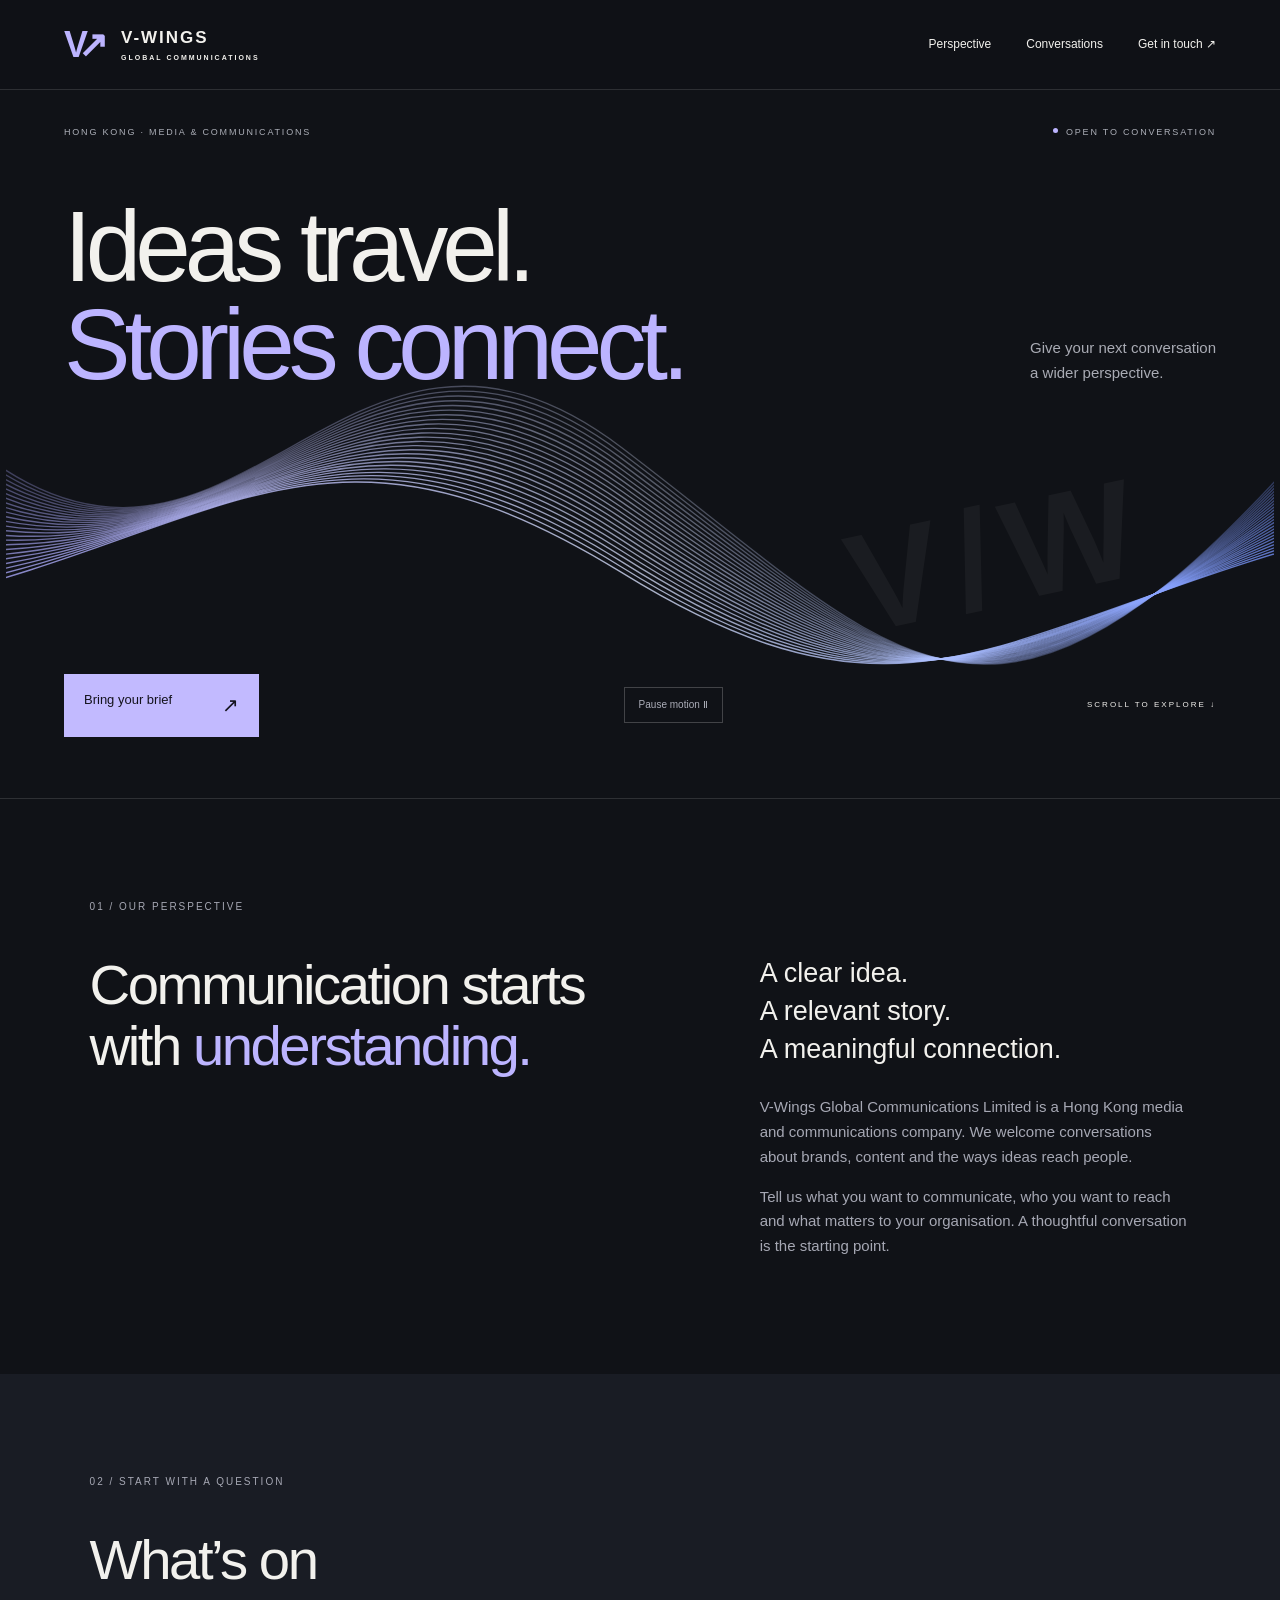
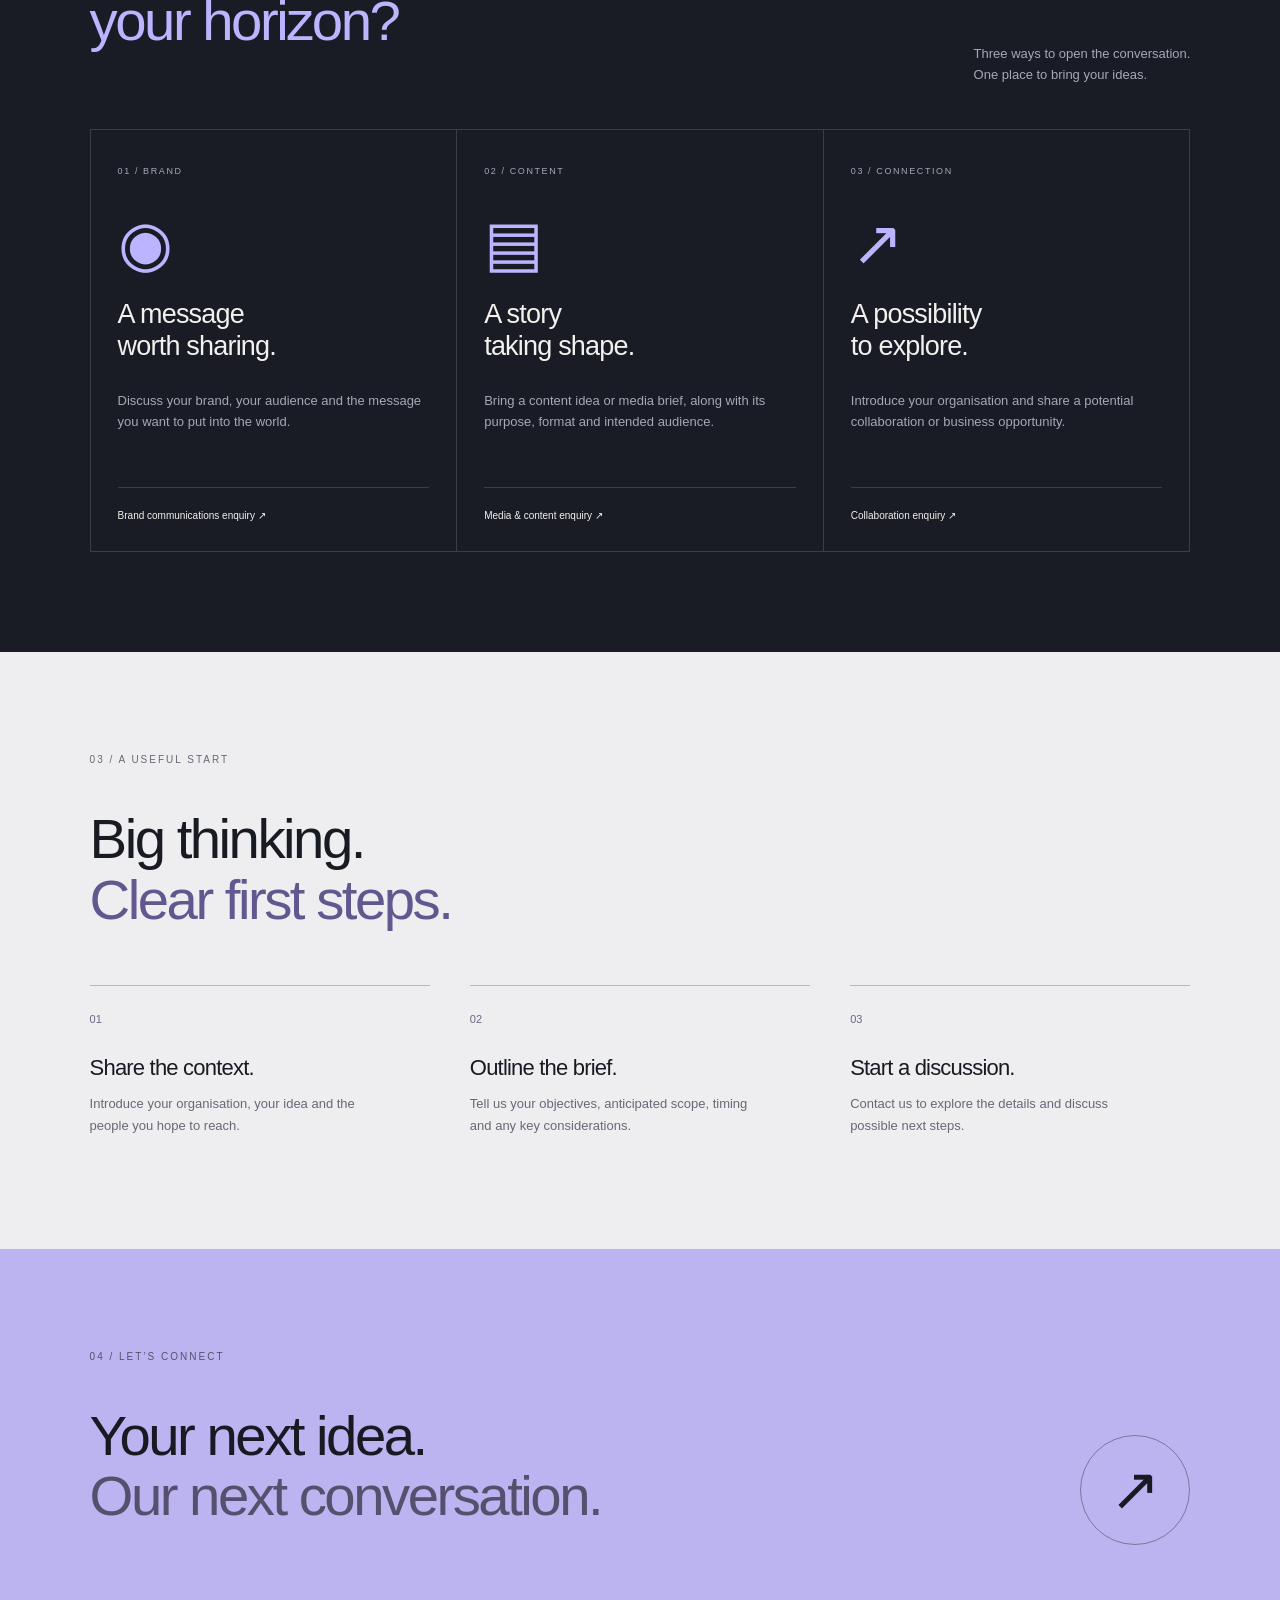
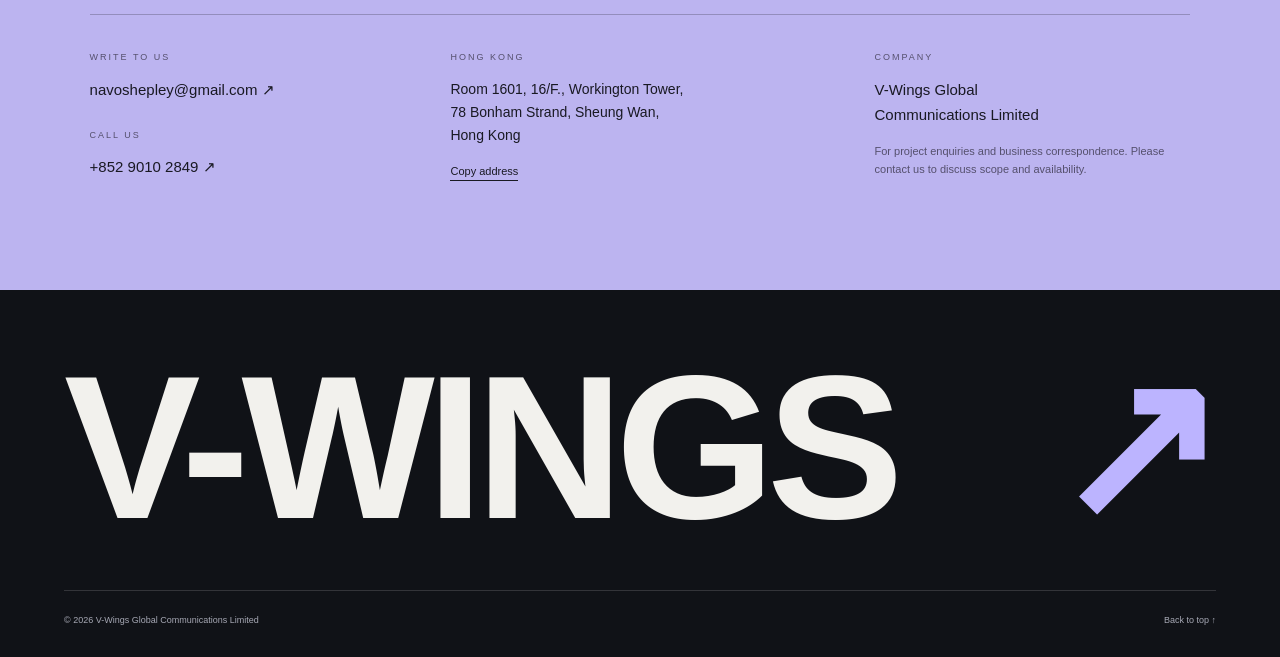
<file: index.html>
<!doctype html><html lang="en"><head><meta charset="utf-8"><meta name="viewport" content="width=device-width,initial-scale=1"><meta name="theme-color" content="#101217"><title>V-Wings Global Communications Limited | Hong Kong</title><meta name="description" content="V-Wings Global Communications Limited. A Hong Kong media and communications company. Start a conversation about your next brief."><link rel="icon" href="favicon.svg"><link rel="stylesheet" href="style.css"></head><body><a class="skip" href="#main">Skip to content</a><header><a class="logo" href="#home" aria-label="V-Wings home"><b>V<span>↗</span></b><strong>V-WINGS<small>GLOBAL COMMUNICATIONS</small></strong></a><button id="menu" aria-expanded="false" aria-controls="nav">Menu +</button><nav id="nav"><a href="#perspective">Perspective</a><a href="#conversations">Conversations</a><a href="#contact">Get in touch ↗</a></nav></header><main id="main"><section class="hero" id="home"><div class="hero-top"><span>HONG KONG · MEDIA & COMMUNICATIONS</span><span class="dot">OPEN TO CONVERSATION</span></div><div class="hero-title"><h1>Ideas travel.<br><em>Stories connect.</em></h1><p>Give your next conversation<br>a wider perspective.</p></div><div class="signal" aria-hidden="true"><svg viewBox="0 0 1400 440" preserveAspectRatio="xMidYMid slice"><defs><linearGradient id="g"><stop stop-color="#a6a3ff"/><stop offset=".5" stop-color="#dae3ff"/><stop offset="1" stop-color="#6586fd"/></linearGradient></defs><g fill="none" stroke="url(#g)" stroke-width="1.5"><path d="M-100 70 C240 430 350 -120 680 130 S1100 550 1520 30" opacity="0.3"/><path d="M-100 80 C240 421 350 -112 680 136 S1100 540 1520 38" opacity="0.32"/><path d="M-100 90 C240 412 350 -104 680 142 S1100 530 1520 46" opacity="0.33999999999999997"/><path d="M-100 100 C240 403 350 -96 680 148 S1100 520 1520 54" opacity="0.36"/><path d="M-100 110 C240 394 350 -88 680 154 S1100 510 1520 62" opacity="0.38"/><path d="M-100 120 C240 385 350 -80 680 160 S1100 500 1520 70" opacity="0.4"/><path d="M-100 130 C240 376 350 -72 680 166 S1100 490 1520 78" opacity="0.42"/><path d="M-100 140 C240 367 350 -64 680 172 S1100 480 1520 86" opacity="0.44"/><path d="M-100 150 C240 358 350 -56 680 178 S1100 470 1520 94" opacity="0.45999999999999996"/><path d="M-100 160 C240 349 350 -48 680 184 S1100 460 1520 102" opacity="0.48"/><path d="M-100 170 C240 340 350 -40 680 190 S1100 450 1520 110" opacity="0.5"/><path d="M-100 180 C240 331 350 -32 680 196 S1100 440 1520 118" opacity="0.52"/><path d="M-100 190 C240 322 350 -24 680 202 S1100 430 1520 126" opacity="0.54"/><path d="M-100 200 C240 313 350 -16 680 208 S1100 420 1520 134" opacity="0.56"/><path d="M-100 210 C240 304 350 -8 680 214 S1100 410 1520 142" opacity="0.5800000000000001"/><path d="M-100 220 C240 295 350 0 680 220 S1100 400 1520 150" opacity="0.6"/><path d="M-100 230 C240 286 350 8 680 226 S1100 390 1520 158" opacity="0.62"/><path d="M-100 240 C240 277 350 16 680 232 S1100 380 1520 166" opacity="0.64"/><path d="M-100 250 C240 268 350 24 680 238 S1100 370 1520 174" opacity="0.6599999999999999"/><path d="M-100 260 C240 259 350 32 680 244 S1100 360 1520 182" opacity="0.6799999999999999"/><path d="M-100 270 C240 250 350 40 680 250 S1100 350 1520 190" opacity="0.7"/><path d="M-100 280 C240 241 350 48 680 256 S1100 340 1520 198" opacity="0.72"/><path d="M-100 290 C240 232 350 56 680 262 S1100 330 1520 206" opacity="0.74"/><path d="M-100 300 C240 223 350 64 680 268 S1100 320 1520 214" opacity="0.76"/></g></svg><span class="signal-word">V / W</span></div><div class="hero-bottom"><a class="button" href="#contact">Bring your brief <span>↗</span></a><button class="motion" aria-pressed="false">Pause motion Ⅱ</button><a class="discover" href="#perspective">SCROLL TO EXPLORE ↓</a></div></section><section class="section intro" id="perspective"><p class="eyebrow">01 / OUR PERSPECTIVE</p><div class="intro-grid"><h2>Communication starts<br>with <em>understanding.</em></h2><div><p class="large">A clear idea.<br>A relevant story.<br>A meaningful connection.</p><p>V-Wings Global Communications Limited is a Hong Kong media and communications company. We welcome conversations about brands, content and the ways ideas reach people.</p><p>Tell us what you want to communicate, who you want to reach and what matters to your organisation. A thoughtful conversation is the starting point.</p></div></div></section><section class="section conversations" id="conversations"><div class="heading-row"><div><p class="eyebrow">02 / START WITH A QUESTION</p><h2>What’s on<br><em>your horizon?</em></h2></div><p>Three ways to open the conversation.<br>One place to bring your ideas.</p></div><div class="cards"><a href="mailto:navoshepley@gmail.com?subject=Brand%20communications%20enquiry"><span class="num">01 / BRAND</span><div class="symbol" aria-hidden="true">◉</div><h3>A message<br>worth sharing.</h3><p>Discuss your brand, your audience and the message you want to put into the world.</p><span class="card-link">Brand communications enquiry ↗</span></a><a href="mailto:navoshepley@gmail.com?subject=Media%20and%20content%20enquiry"><span class="num">02 / CONTENT</span><div class="symbol" aria-hidden="true">▤</div><h3>A story<br>taking shape.</h3><p>Bring a content idea or media brief, along with its purpose, format and intended audience.</p><span class="card-link">Media & content enquiry ↗</span></a><a href="mailto:navoshepley@gmail.com?subject=Business%20collaboration"><span class="num">03 / CONNECTION</span><div class="symbol" aria-hidden="true">↗</div><h3>A possibility<br>to explore.</h3><p>Introduce your organisation and share a potential collaboration or business opportunity.</p><span class="card-link">Collaboration enquiry ↗</span></a></div></section><section class="brief section"><p class="eyebrow">03 / A USEFUL START</p><h2>Big thinking.<br><em>Clear first steps.</em></h2><div class="steps"><div><span>01</span><h3>Share the context.</h3><p>Introduce your organisation, your idea and the people you hope to reach.</p></div><div><span>02</span><h3>Outline the brief.</h3><p>Tell us your objectives, anticipated scope, timing and any key considerations.</p></div><div><span>03</span><h3>Start a discussion.</h3><p>Contact us to explore the details and discuss possible next steps.</p></div></div></section><section class="contact section" id="contact"><p class="eyebrow">04 / LET’S CONNECT</p><div class="contact-title"><h2>Your next idea.<br><em>Our next conversation.</em></h2><a class="circle" href="mailto:navoshepley@gmail.com" aria-label="Email V-Wings">↗</a></div><div class="contact-grid"><div><span class="label">WRITE TO US</span><a href="mailto:navoshepley@gmail.com">navoshepley@gmail.com ↗</a><span class="label phone">CALL US</span><a href="tel:+85290102849">+852 9010 2849 ↗</a></div><div><span class="label">HONG KONG</span><address>Room 1601, 16/F., Workington Tower,<br>78 Bonham Strand, Sheung Wan,<br>Hong Kong</address><button id="copy">Copy address</button><span id="status" role="status"></span></div><div><span class="label">COMPANY</span><p>V-Wings Global<br>Communications Limited</p><p class="note">For project enquiries and business correspondence. Please contact us to discuss scope and availability.</p></div></div></section></main><footer><span>V-WINGS<span class="footer-arrow">↗</span></span><div><p>© <span id="year">2026</span> V-Wings Global Communications Limited</p><a href="#home">Back to top ↑</a></div></footer><script src="script.js"></script></body></html>
</file>
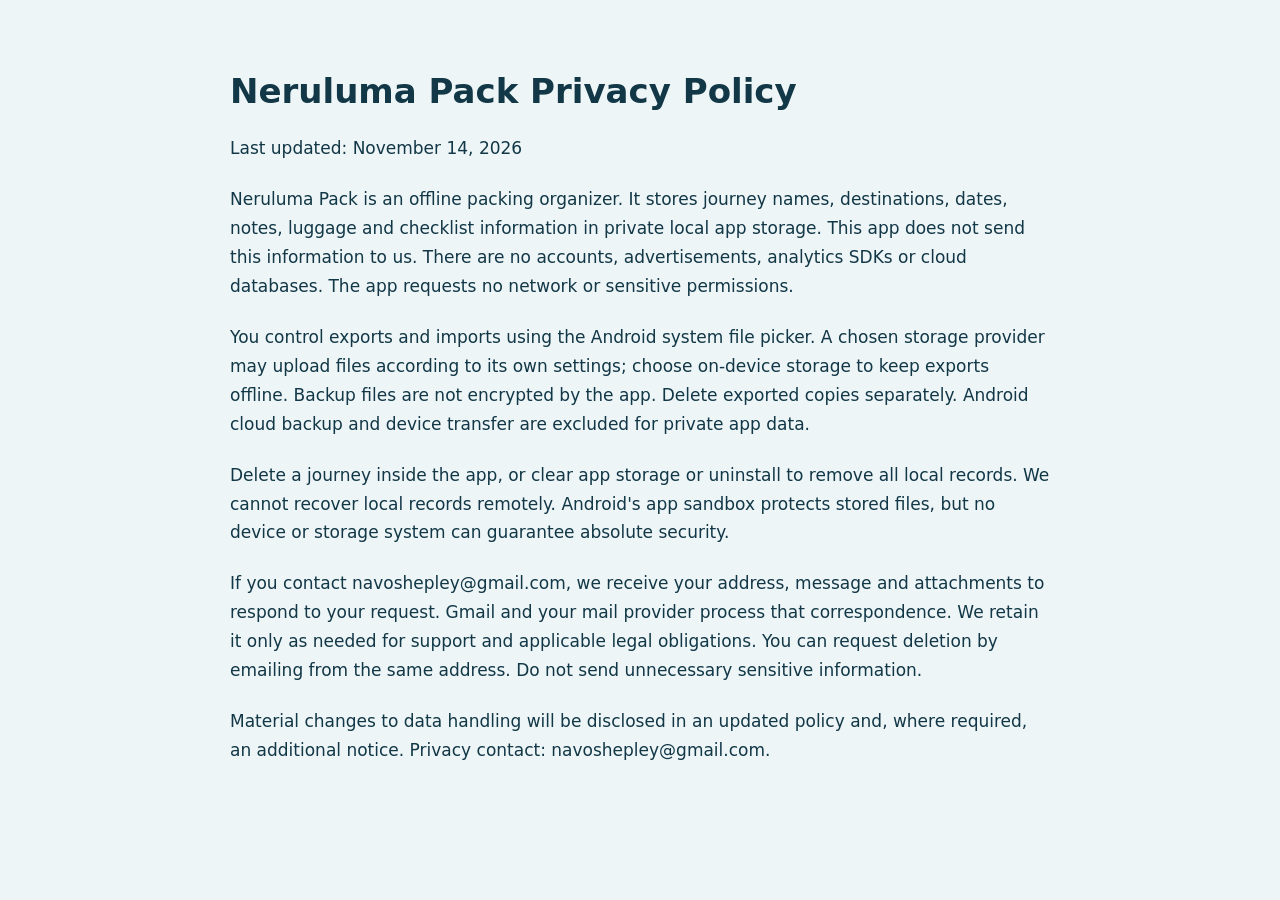
<file: privacy.html>
<!doctype html><html lang="en"><head><meta charset="utf-8"><meta name="viewport" content="width=device-width, initial-scale=1"><title>Neruluma Pack Privacy Policy</title><style>body{margin:0;background:#edf5f7;color:#123746;font:17px/1.7 system-ui,sans-serif}main{max-width:820px;margin:0 auto;padding:48px 24px}h1,h2{line-height:1.2}a{color:#005f78}p{margin:1.3em 0}</style></head><body><main><h1>Neruluma Pack Privacy Policy</h1><p>Last updated: November 14, 2026</p><p>Neruluma Pack is an offline packing organizer. It stores journey names, destinations, dates, notes, luggage and checklist information in private local app storage. This app does not send this information to us. There are no accounts, advertisements, analytics SDKs or cloud databases. The app requests no network or sensitive permissions.</p><p>You control exports and imports using the Android system file picker. A chosen storage provider may upload files according to its own settings; choose on-device storage to keep exports offline. Backup files are not encrypted by the app. Delete exported copies separately. Android cloud backup and device transfer are excluded for private app data.</p><p>Delete a journey inside the app, or clear app storage or uninstall to remove all local records. We cannot recover local records remotely. Android&#x27;s app sandbox protects stored files, but no device or storage system can guarantee absolute security.</p><p>If you contact navoshepley@gmail.com, we receive your address, message and attachments to respond to your request. Gmail and your mail provider process that correspondence. We retain it only as needed for support and applicable legal obligations. You can request deletion by emailing from the same address. Do not send unnecessary sensitive information.</p><p>Material changes to data handling will be disclosed in an updated policy and, where required, an additional notice. Privacy contact: navoshepley@gmail.com.</p></main></body></html>
</file>
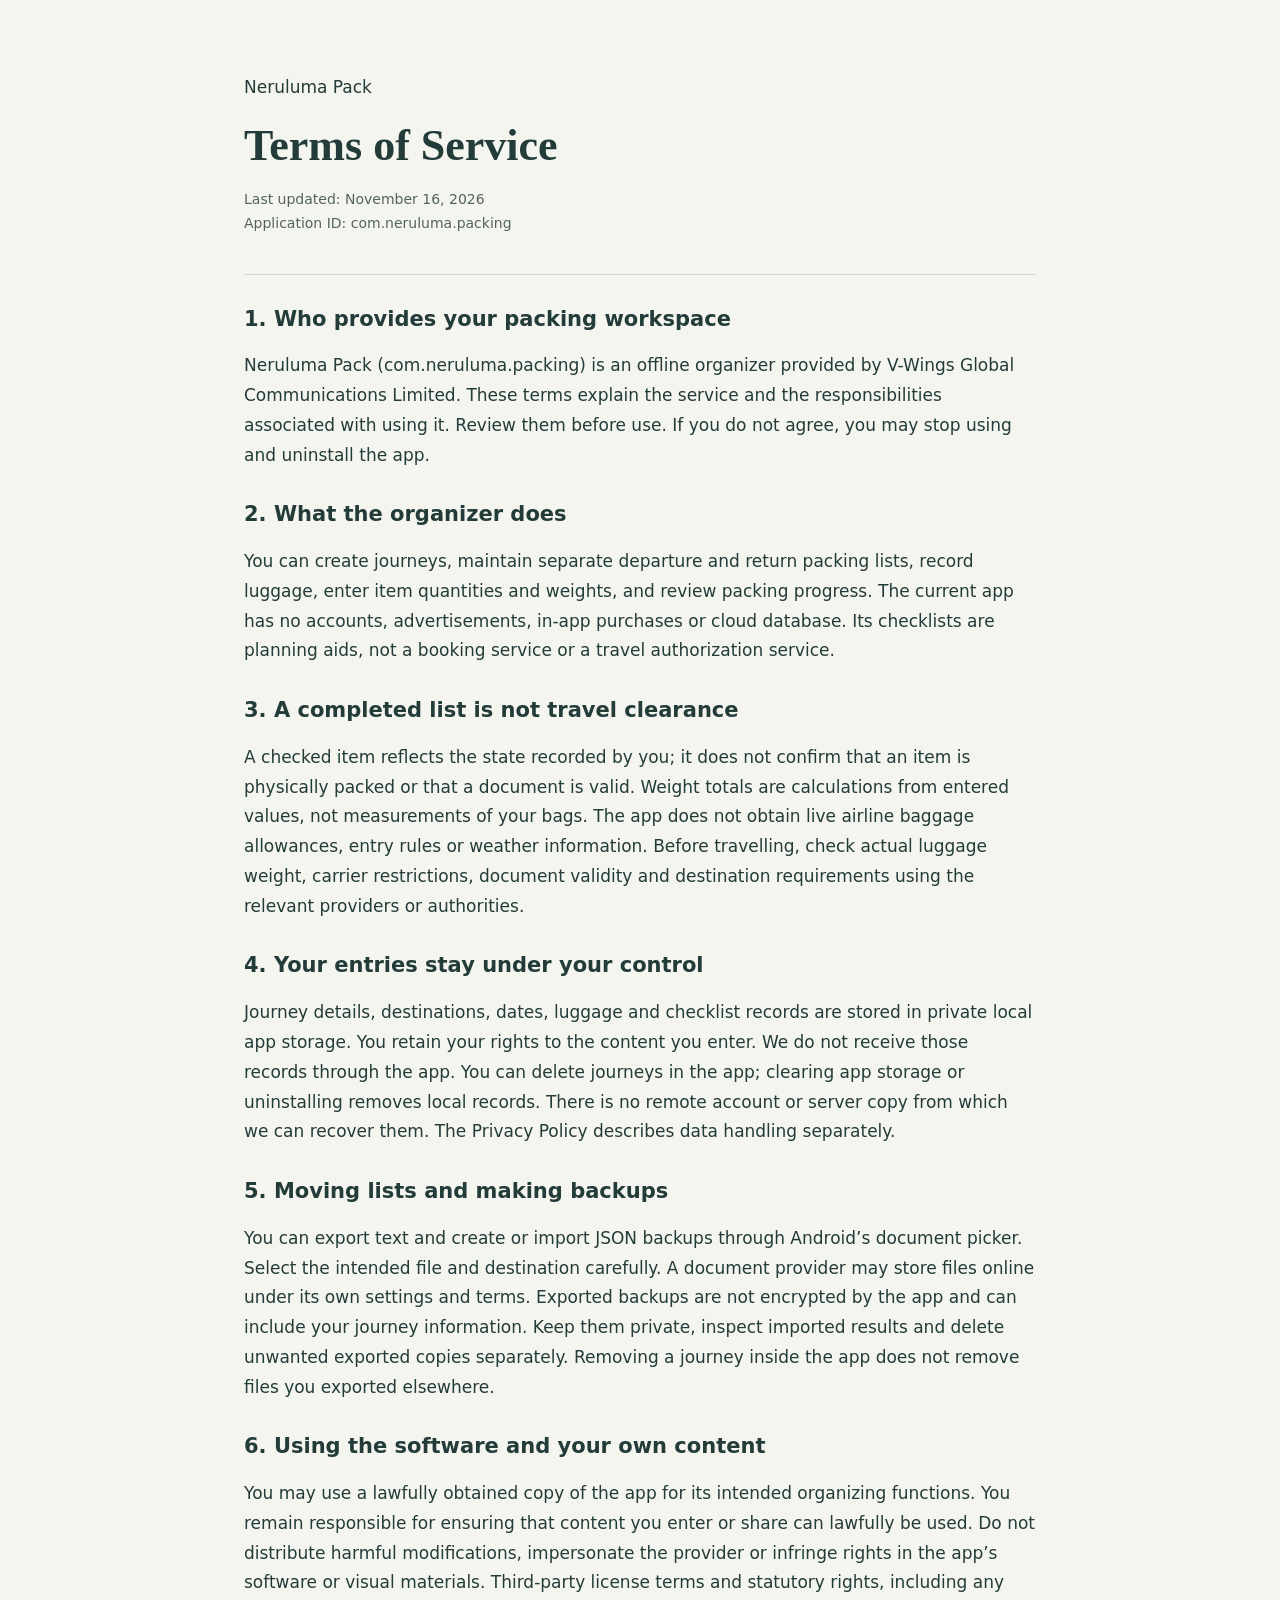
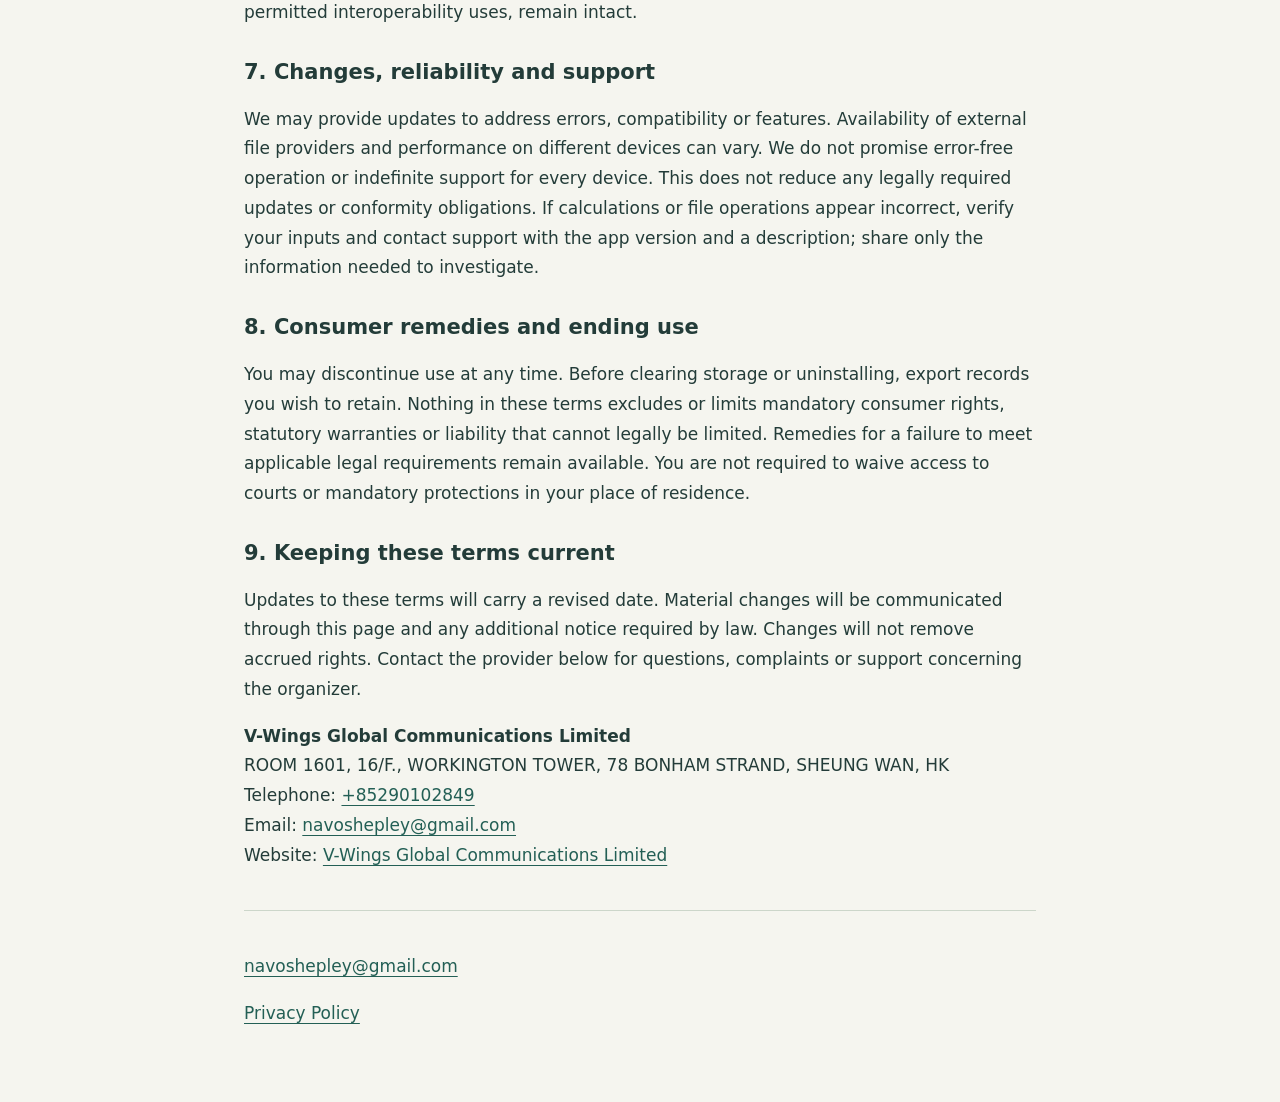
<file: terms.html>
<!doctype html>
<html lang="en"><head><meta charset="utf-8"><meta name="viewport" content="width=device-width, initial-scale=1"><meta name="description" content="Terms of Service for Neruluma Pack"><title>Neruluma Pack — Terms of Service</title><style>
:root{color-scheme:light}*{box-sizing:border-box}body{margin:0;background:#f5f5ef;color:#233c39;font:17px/1.75 system-ui,-apple-system,BlinkMacSystemFont,"Segoe UI",sans-serif}main{max-width:840px;margin:auto;padding:56px 24px}header{border-bottom:1px solid #ccd6ca;padding-bottom:24px}h1{font:600 clamp(30px,6vw,44px)/1.2 Georgia,serif;margin:12px 0}h2{font-size:21px;line-height:1.4}section{margin-top:30px}p{overflow-wrap:anywhere}.meta{color:#53645b;font-size:14px}a{color:#235f55;text-underline-offset:4px}a:focus-visible{outline:3px solid #945c16;outline-offset:4px}footer{margin-top:40px;border-top:1px solid #ccd6ca;padding-top:24px}@media print{body{background:white}main{padding:0}}
</style></head><body><main><header><p>Neruluma Pack</p><h1>Terms of Service</h1><p class="meta">Last updated: November 16, 2026<br>Application ID: com.neruluma.packing</p></header><section><h2>1. Who provides your packing workspace</h2><p>Neruluma Pack (com.neruluma.packing) is an offline organizer provided by V-Wings Global Communications Limited. These terms explain the service and the responsibilities associated with using it. Review them before use. If you do not agree, you may stop using and uninstall the app.</p></section><section><h2>2. What the organizer does</h2><p>You can create journeys, maintain separate departure and return packing lists, record luggage, enter item quantities and weights, and review packing progress. The current app has no accounts, advertisements, in-app purchases or cloud database. Its checklists are planning aids, not a booking service or a travel authorization service.</p></section><section><h2>3. A completed list is not travel clearance</h2><p>A checked item reflects the state recorded by you; it does not confirm that an item is physically packed or that a document is valid. Weight totals are calculations from entered values, not measurements of your bags. The app does not obtain live airline baggage allowances, entry rules or weather information. Before travelling, check actual luggage weight, carrier restrictions, document validity and destination requirements using the relevant providers or authorities.</p></section><section><h2>4. Your entries stay under your control</h2><p>Journey details, destinations, dates, luggage and checklist records are stored in private local app storage. You retain your rights to the content you enter. We do not receive those records through the app. You can delete journeys in the app; clearing app storage or uninstalling removes local records. There is no remote account or server copy from which we can recover them. The Privacy Policy describes data handling separately.</p></section><section><h2>5. Moving lists and making backups</h2><p>You can export text and create or import JSON backups through Android’s document picker. Select the intended file and destination carefully. A document provider may store files online under its own settings and terms. Exported backups are not encrypted by the app and can include your journey information. Keep them private, inspect imported results and delete unwanted exported copies separately. Removing a journey inside the app does not remove files you exported elsewhere.</p></section><section><h2>6. Using the software and your own content</h2><p>You may use a lawfully obtained copy of the app for its intended organizing functions. You remain responsible for ensuring that content you enter or share can lawfully be used. Do not distribute harmful modifications, impersonate the provider or infringe rights in the app’s software or visual materials. Third-party license terms and statutory rights, including any permitted interoperability uses, remain intact.</p></section><section><h2>7. Changes, reliability and support</h2><p>We may provide updates to address errors, compatibility or features. Availability of external file providers and performance on different devices can vary. We do not promise error-free operation or indefinite support for every device. This does not reduce any legally required updates or conformity obligations. If calculations or file operations appear incorrect, verify your inputs and contact support with the app version and a description; share only the information needed to investigate.</p></section><section><h2>8. Consumer remedies and ending use</h2><p>You may discontinue use at any time. Before clearing storage or uninstalling, export records you wish to retain. Nothing in these terms excludes or limits mandatory consumer rights, statutory warranties or liability that cannot legally be limited. Remedies for a failure to meet applicable legal requirements remain available. You are not required to waive access to courts or mandatory protections in your place of residence.</p></section><section><h2>9. Keeping these terms current</h2><p>Updates to these terms will carry a revised date. Material changes will be communicated through this page and any additional notice required by law. Changes will not remove accrued rights. Contact the provider below for questions, complaints or support concerning the organizer.</p></section><address style="font-style:normal"><strong>V-Wings Global Communications Limited</strong><br>ROOM 1601, 16/F., WORKINGTON TOWER, 78 BONHAM STRAND, SHEUNG WAN, HK<br>Telephone: <a href="tel:+85290102849">+85290102849</a><br>Email: <a href="mailto:navoshepley@gmail.com">navoshepley@gmail.com</a><br>Website: <a href="https://v-wings.github.io/V-Wings-Global-Communications-Limited-/">V-Wings Global Communications Limited</a></address><footer><p><a href="mailto:navoshepley@gmail.com">navoshepley@gmail.com</a></p><p><a href="privacy.html">Privacy Policy</a></p></footer></main></body></html>
</file>
<file: style.css>
*{box-sizing:border-box}html{scroll-behavior:smooth;scroll-padding-top:90px}body{margin:0;background:#101217;color:#f2f1ed;font:15px/1.65 Arial,Helvetica,sans-serif}a{color:inherit;text-decoration:none}button{font:inherit;cursor:pointer}a:focus-visible,button:focus-visible{outline:2px solid #b9b0ff;outline-offset:6px}.skip{position:fixed;top:-80px;z-index:20;background:white;color:black;padding:10px}.skip:focus{top:0}header{height:90px;padding:0 5%;display:flex;align-items:center;justify-content:space-between;border-bottom:1px solid #ffffff20;background:#101217f5;position:sticky;top:0;z-index:10}.logo{display:flex;gap:13px;align-items:center}.logo b{font-size:36px;letter-spacing:-10px;padding-right:10px;color:#bcb4ff}.logo strong{font-size:17px;letter-spacing:2px;line-height:1.3}.logo small{display:block;font-size:7px;letter-spacing:2px;margin-top:4px}nav{display:flex;gap:35px;font-size:12px}nav a:hover{color:#bcb4ff}#menu{display:none}.hero{padding:35px 5% 26px;overflow:hidden;position:relative}.hero-top{display:flex;justify-content:space-between;font-size:9px;letter-spacing:1.8px;color:#acafb8}.dot:before{content:'';display:inline-block;width:5px;height:5px;border-radius:100%;background:#bcb4ff;margin:0 8px 2px 0}.hero-title{position:relative;z-index:1;display:flex;justify-content:space-between;align-items:end;margin-top:58px;gap:30px}h1,h2,h3,p{margin-top:0}h1{font-size:clamp(60px,7.8vw,118px);line-height:.98;font-weight:500;letter-spacing:-6px;margin-bottom:0}em{font-style:normal;color:#bcb4ff}.hero-title p{color:#a9abb4;font-size:15px;line-height:1.7;margin:0 0 8px}.signal{height:290px;position:relative;margin-top:-10px}.signal svg{height:100%;width:110%;position:absolute;left:-5%;animation:wave 13s ease-in-out infinite alternate}.signal-word{position:absolute;right:8%;top:20%;font-size:140px;font-weight:600;letter-spacing:-13px;opacity:.045;transform:rotate(-12deg)}.hero-bottom{display:flex;justify-content:space-between;align-items:center;gap:20px}.button{display:inline-flex;gap:50px;background:#c2baff;color:#14131d;padding:15px 20px;font-size:13px}.button span{font-size:20px}.button:hover{background:white}.motion{border:1px solid #ffffff35;background:none;padding:9px 14px;font-size:10px;color:#acaeb9}.discover{font-size:8px;letter-spacing:2px}.section{padding:100px 7%}.eyebrow{font-size:10px;letter-spacing:2px;color:#a6a8b4;margin-bottom:40px}.intro{border-top:1px solid #ffffff20;margin-top:35px}.intro-grid{display:grid;grid-template-columns:1.3fr 1fr;gap:10%}h2{font-size:clamp(38px,4.4vw,68px);letter-spacing:-2.5px;line-height:1.08;font-weight:500}.intro-grid>div{max-width:430px;color:#a6a8b4}.large{font-size:27px;line-height:1.4;color:#f2f1ed}.heading-row{display:flex;justify-content:space-between;align-items:end;gap:25px;margin-bottom:30px}.heading-row>p{color:#a6a8b4;font-size:13px}.conversations{background:#191c24}.cards{display:grid;grid-template-columns:repeat(3,1fr);border-top:1px solid #ffffff25;border-left:1px solid #ffffff25}.cards>a{padding:27px;border-right:1px solid #ffffff25;border-bottom:1px solid #ffffff25;transition:background .3s,transform .3s}.cards>a:hover{background:#272737;transform:translateY(-5px)}.num{font-size:9px;letter-spacing:1.6px;color:#a6a8b4}.symbol{font-size:63px;color:#bcb4ff;margin:24px 0 18px;line-height:1.2}h3{font-size:27px;letter-spacing:-.8px;font-weight:400;line-height:1.18}.cards p{font-size:13px;color:#a6a8b4;min-height:84px}.card-link{font-size:10px;display:block;border-top:1px solid #ffffff25;padding-top:20px}.brief{background:#eeeef1;color:#181b22}.brief .eyebrow{color:#666976}.brief em{color:#62578f}.steps{display:grid;grid-template-columns:repeat(3,1fr);gap:40px;margin-top:55px}.steps>div{border-top:1px solid #171a2240;padding-top:20px}.steps span{font-size:11px;color:#6d657f}.steps h3{font-size:22px;margin:24px 0 12px}.steps p{font-size:13px;color:#666976;max-width:280px}.contact{background:#bcb4f0;color:#191923}.contact em{color:#55506d}.contact .eyebrow{color:#55506d}.contact-title{display:flex;align-items:center;justify-content:space-between;gap:30px}.circle{display:grid;place-items:center;border:1px solid #19192366;border-radius:100%;width:110px;height:110px;font-size:60px;flex-shrink:0;transition:transform .3s}.circle:hover{transform:rotate(45deg)}.contact-grid{display:grid;grid-template-columns:1fr 1.2fr 1fr;gap:45px;border-top:1px solid #19192340;margin-top:40px;padding-top:35px}.label{display:block;font-size:9px;letter-spacing:2px;margin-bottom:13px;color:#55506d}.phone{margin-top:25px}.contact-grid a{overflow-wrap:anywhere}.contact-grid a:hover{text-decoration:underline}address{font-style:normal;font-size:14px}.note{font-size:11px;color:#55506d}#copy{border:0;border-bottom:1px solid;background:none;color:#191923;padding:0;font-size:11px;margin-top:15px}#status{display:block;font-size:10px}footer{padding:35px 5% 20px}footer>span{font-size:clamp(70px,16vw,240px);font-weight:600;letter-spacing:-8px;line-height:1.2;display:flex;justify-content:space-between}.footer-arrow{color:#bcb4ff}footer>div{display:flex;justify-content:space-between;font-size:9px;color:#a6a8b4;gap:20px;border-top:1px solid #ffffff25;margin-top:20px;padding-top:22px}.paused .signal svg{animation-play-state:paused}@keyframes wave{0%{transform:translate(-2%,0) scaleY(.85)}100%{transform:translate(2%,10px) scaleY(1.15)}}@media(max-width:760px){header{height:80px}.logo strong{font-size:14px}.logo small{font-size:6px}#menu{display:block;background:none;border:1px solid #ffffff40;color:#eee;padding:6px 10px;font-size:11px}nav{display:none;position:absolute;top:80px;left:0;right:0;background:#101217;padding:25px}nav.open{display:flex;flex-direction:column;gap:25px}.hero-top{font-size:8px}.hero-top .dot{display:none}.hero-title{display:block;margin-top:45px}h1{font-size:60px;letter-spacing:-3px}.hero-title p{margin-top:28px;font-size:14px}.signal{height:230px;margin-top:10px}.signal-word{font-size:100px}.hero-bottom{flex-wrap:wrap}.discover{display:none}.button{gap:23px}.section{padding:65px 6%}.intro-grid{grid-template-columns:1fr;gap:20px}.eyebrow{margin-bottom:28px}.heading-row{display:block}h2{font-size:43px;letter-spacing:-2px}.cards{grid-template-columns:1fr}.cards>a{padding:25px}.cards p{min-height:0}.symbol{float:right;margin:5px 0;font-size:60px}.cards h3{margin-top:30px}.steps{grid-template-columns:1fr;gap:24px;margin-top:30px}.steps h3{margin-top:12px}.contact-title{display:block}.circle{width:65px;height:65px;font-size:35px}.contact-grid{grid-template-columns:1fr;gap:30px}.contact-grid>div{border-bottom:1px solid #19192330;padding-bottom:22px}footer>span{font-size:18vw;letter-spacing:-4px}footer>div{flex-direction:column;gap:5px}.motion{font-size:9px;padding:9px}}@media(prefers-reduced-motion:reduce){html{scroll-behavior:auto}*,*:before,*:after{animation:none!important;transition:none!important}}
</file>
